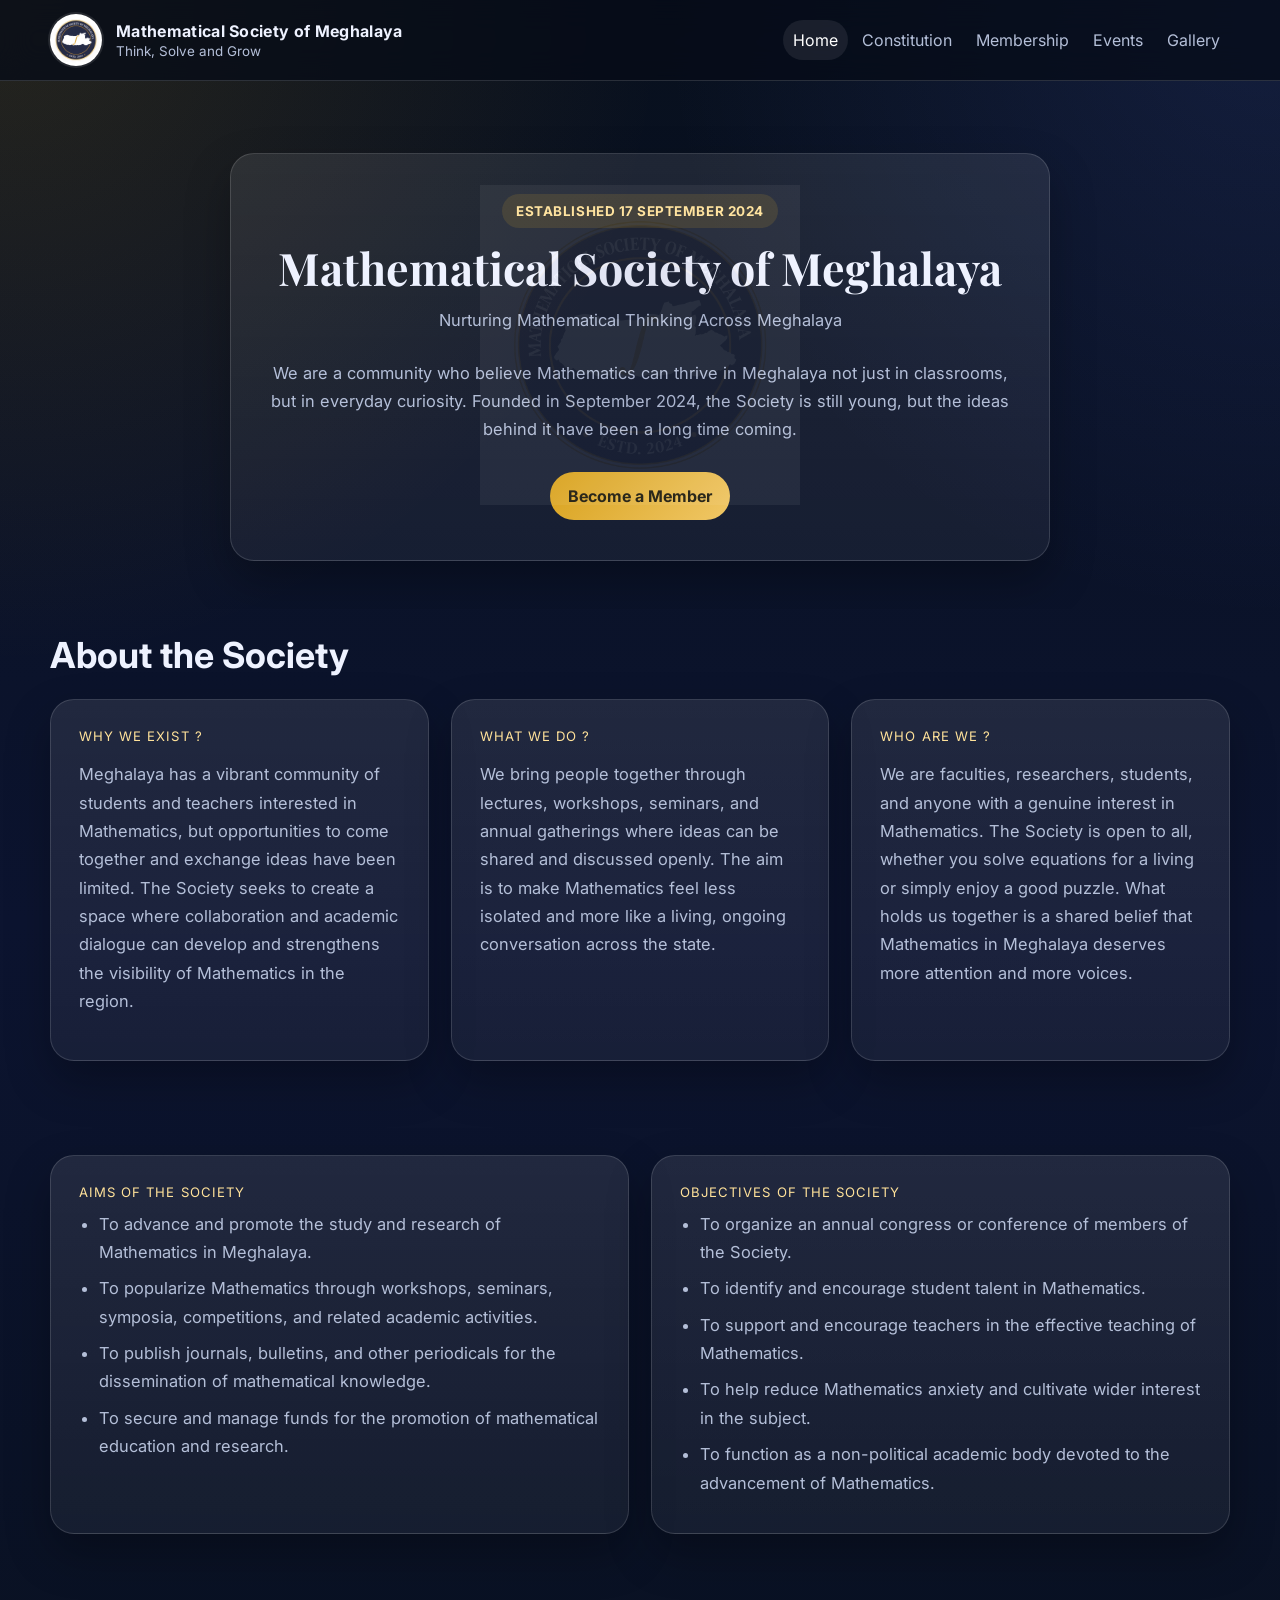
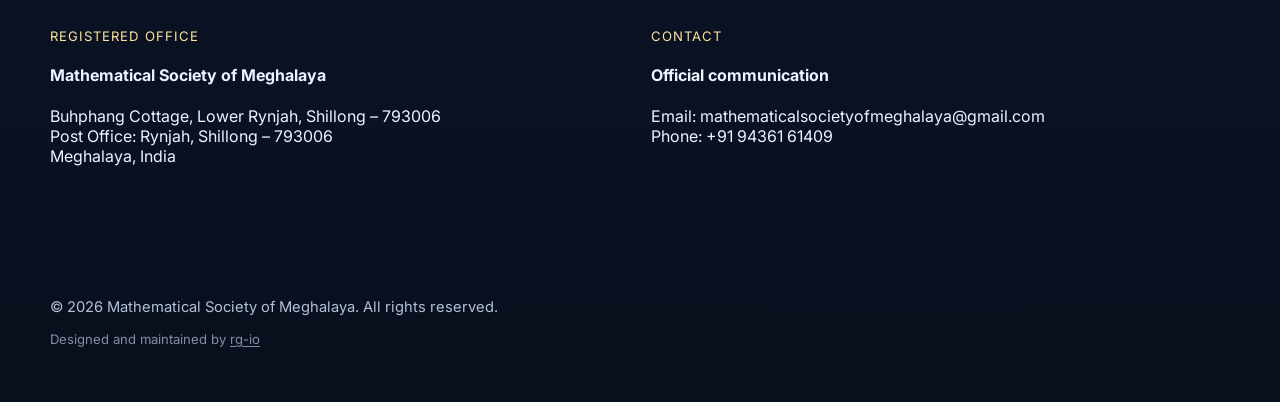
<file: index.html>
<!DOCTYPE html>
<html lang="en">
<head>
  <meta charset="UTF-8" />
  <meta name="viewport" content="width=device-width, initial-scale=1.0" />
  <title>Mathematical Society of Meghalaya</title>
  <meta name="description" content="Official website of the Mathematical Society of Meghalaya." />
  <link rel="preconnect" href="https://fonts.googleapis.com">
  <link rel="preconnect" href="https://fonts.gstatic.com" crossorigin>
  <link href="https://fonts.googleapis.com/css2?family=Inter:wght@400;500;600;700;800&family=Playfair+Display:wght@700;800&display=swap" rel="stylesheet">
  <link rel="stylesheet" href="styles.css" />
</head>
<body>
  <header class="header">
    <div class="container nav">
      <a class="brand" href="index.html">
        <img src="assets/MSM_Logo.jpg" alt="Mathematical Society of Meghalaya logo" />
        <div class="brand-text">
          <h1>Mathematical Society of Meghalaya</h1>
          <p>Think, Solve and Grow</p>
        </div>
      </a>
      <nav class="nav-links">
        <a href="index.html">Home</a>
        <a href="constitution.html">Constitution</a>
        <a href="membership.html">Membership</a>
        <a href="events.html">Events</a>
        <a href="gallery.html">Gallery</a>
      </nav>
    </div>
  </header>

  <main>
    <section class="hero">
      <div class="container hero-grid">
        <div class="hero-copy">
          <span class="eyebrow">Established 17 September 2024</span>
          <h2>Mathematical Society of Meghalaya</h2>
          <p class="hero-subtitle">Nurturing Mathematical Thinking Across Meghalaya</p>
          <p>
            We are a community who believe Mathematics can thrive in Meghalaya not just in classrooms, but in everyday curiosity.
            Founded in September 2024, the Society is still young, but the ideas behind it have
            been a long time coming.
          </p>
          <div class="hero-actions">
            <a class="btn btn-primary" href="membership.html">Become a Member</a>
          </div>
        </div>
      </div>
    </section>

 <section class="section">
  <div class="container">
    <div class="section-head">
      <h3>About the Society</h3>
    </div>

    <div class="grid-3">

      <article class="card">
        <span class="kicker">Why we exist ?</span>
        <p>
         Meghalaya has a vibrant community of students and teachers interested in Mathematics, 
         but opportunities to come together and exchange ideas have been limited. 
         The Society seeks to create a space where collaboration and academic dialogue can develop 
         and strengthens the visibility of Mathematics in the region.
        </p>
      </article>

      <article class="card">
        <span class="kicker">What we do ?</span>
        <p>
          We bring people together through lectures, workshops, seminars, and annual gatherings
          where ideas can be shared and discussed openly. The aim is to make Mathematics feel
          less isolated and more like a living, ongoing conversation across the state.
        </p>
      </article>

      <article class="card">
        <span class="kicker">Who are we ?</span>
        <p>
          We are faculties, researchers, students, and anyone with a
          genuine interest in Mathematics. The Society is open to all, whether you solve
          equations for a living or simply enjoy a good puzzle. What holds us together is a
          shared belief that Mathematics in Meghalaya deserves more attention and more voices.
        </p>
      </article>

    </div>
  </div>
</section>
</section>

   <section class="section section-alt">
  <div class="container grid-2">

    <div class="card">
      <span class="kicker">Aims of the Society</span>
     
      <ul class="list-clean">
        <li>To advance and promote the study and research of Mathematics in Meghalaya.</li>
        <li>To popularize Mathematics through workshops, seminars, symposia, competitions, and related academic activities.</li>
        <li>To publish journals, bulletins, and other periodicals for the dissemination of mathematical knowledge.</li>
        <li>To secure and manage funds for the promotion of mathematical education and research.</li>
      </ul>
    </div>

    <div class="card">
      <span class="kicker">Objectives of the Society</span>
     
      <ul class="list-clean">
        <li>To organize an annual congress or conference of members of the Society.</li>
        <li>To identify and encourage student talent in Mathematics.</li>
        <li>To support and encourage teachers in the effective teaching of Mathematics.</li>
        <li>To help reduce Mathematics anxiety and cultivate wider interest in the subject.</li>
        <li>To function as a non-political academic body devoted to the advancement of Mathematics.</li>
      </ul>
    </div>

  </div>
</section>

    <section class="section contact-strip">
      <div class="container grid-2">
        <div>
          <span class="kicker">Registered Office</span>
          <h4>Mathematical Society of Meghalaya</h4>
          <p>
            Buhphang Cottage, Lower Rynjah, Shillong – 793006<br>
            Post Office: Rynjah, Shillong – 793006<br>
            Meghalaya, India
          </p>
        </div>

        <div>
          <span class="kicker">Contact</span>
          <h4>Official communication</h4>
          <p>
            Email: mathematicalsocietyofmeghalaya@gmail.com<br>
            Phone: +91 94361 61409
          </p>
        </div>
      </div>
    </section>
  </main>

  <footer class="footer">
    <div class="container footer-bottom">
      <p>© 2026 Mathematical Society of Meghalaya. All rights reserved.</p>
      <p class="footer-credit">Designed and maintained by <a href="https://github.com/rg-io" target="_blank" rel="noopener">rg-io</a></p>
    </div>
  </footer>

  <script src="script.js"></script>
</body>
</html>
</file>
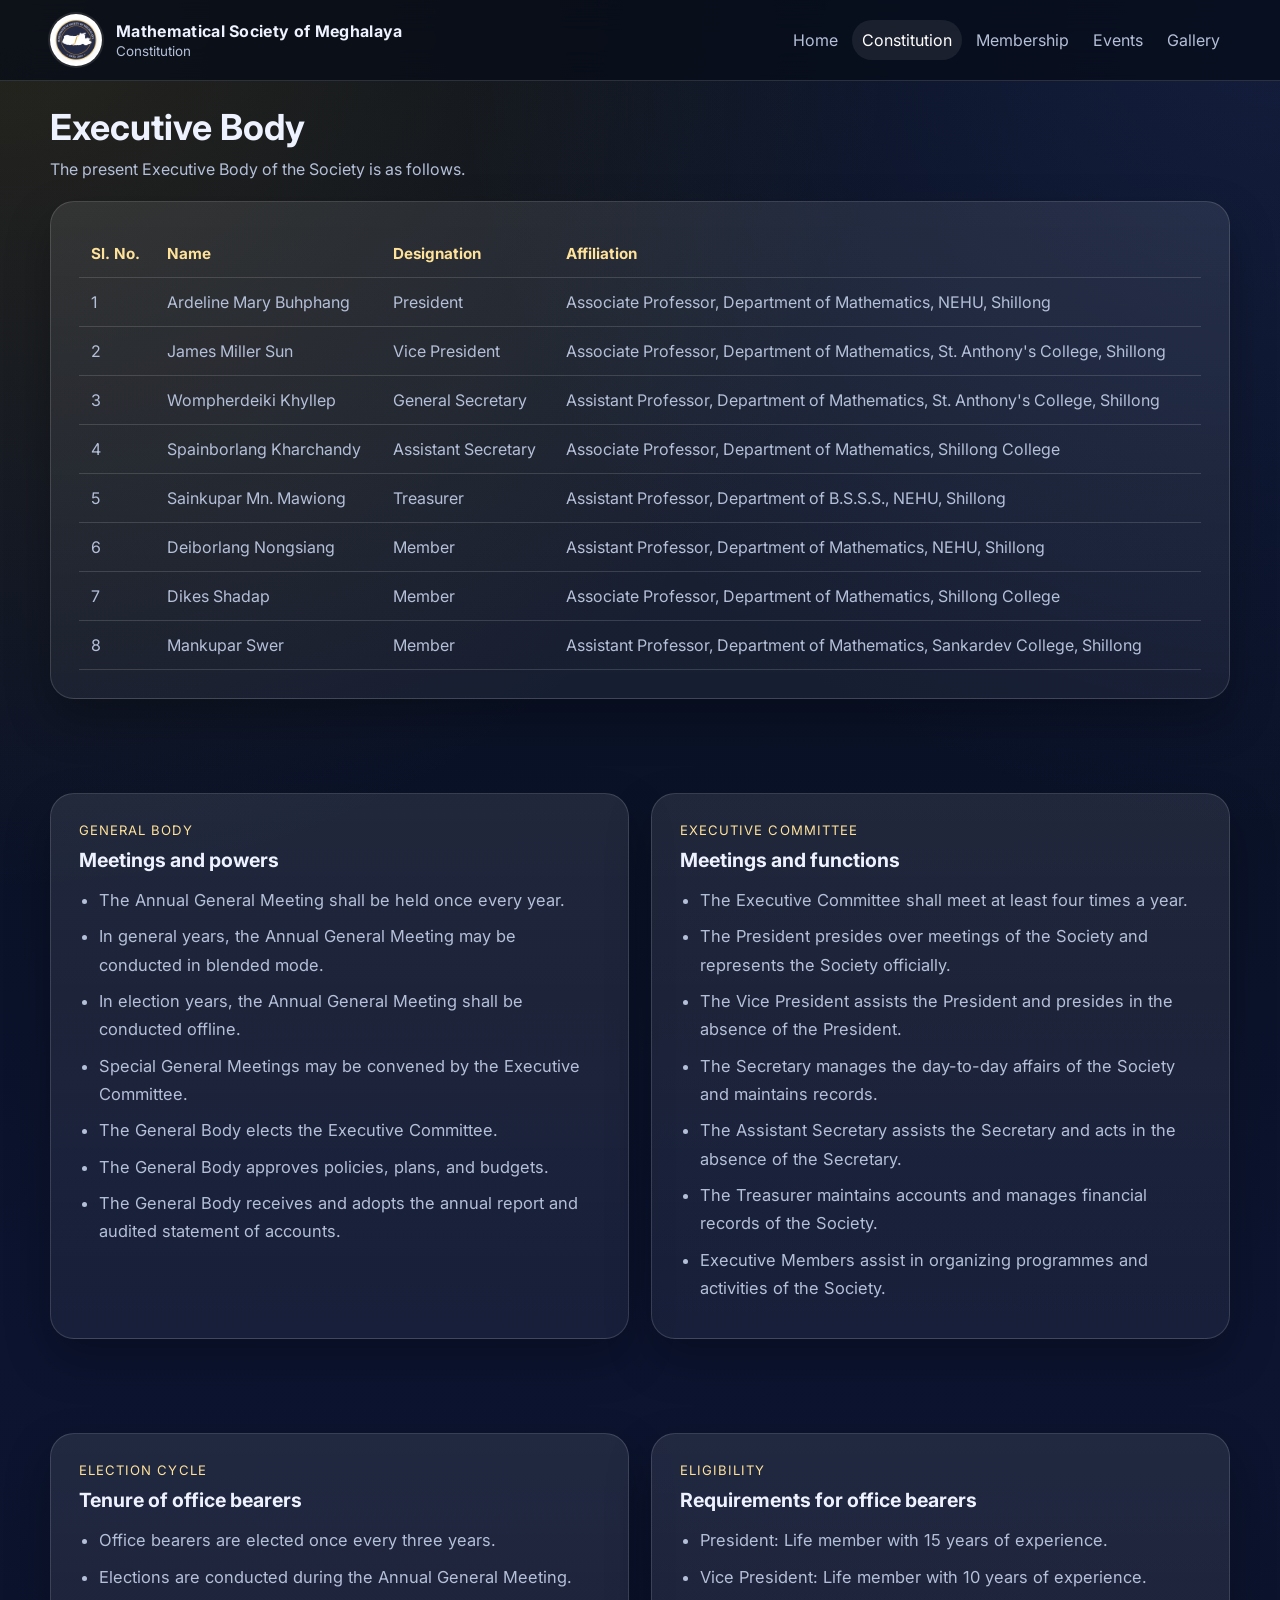
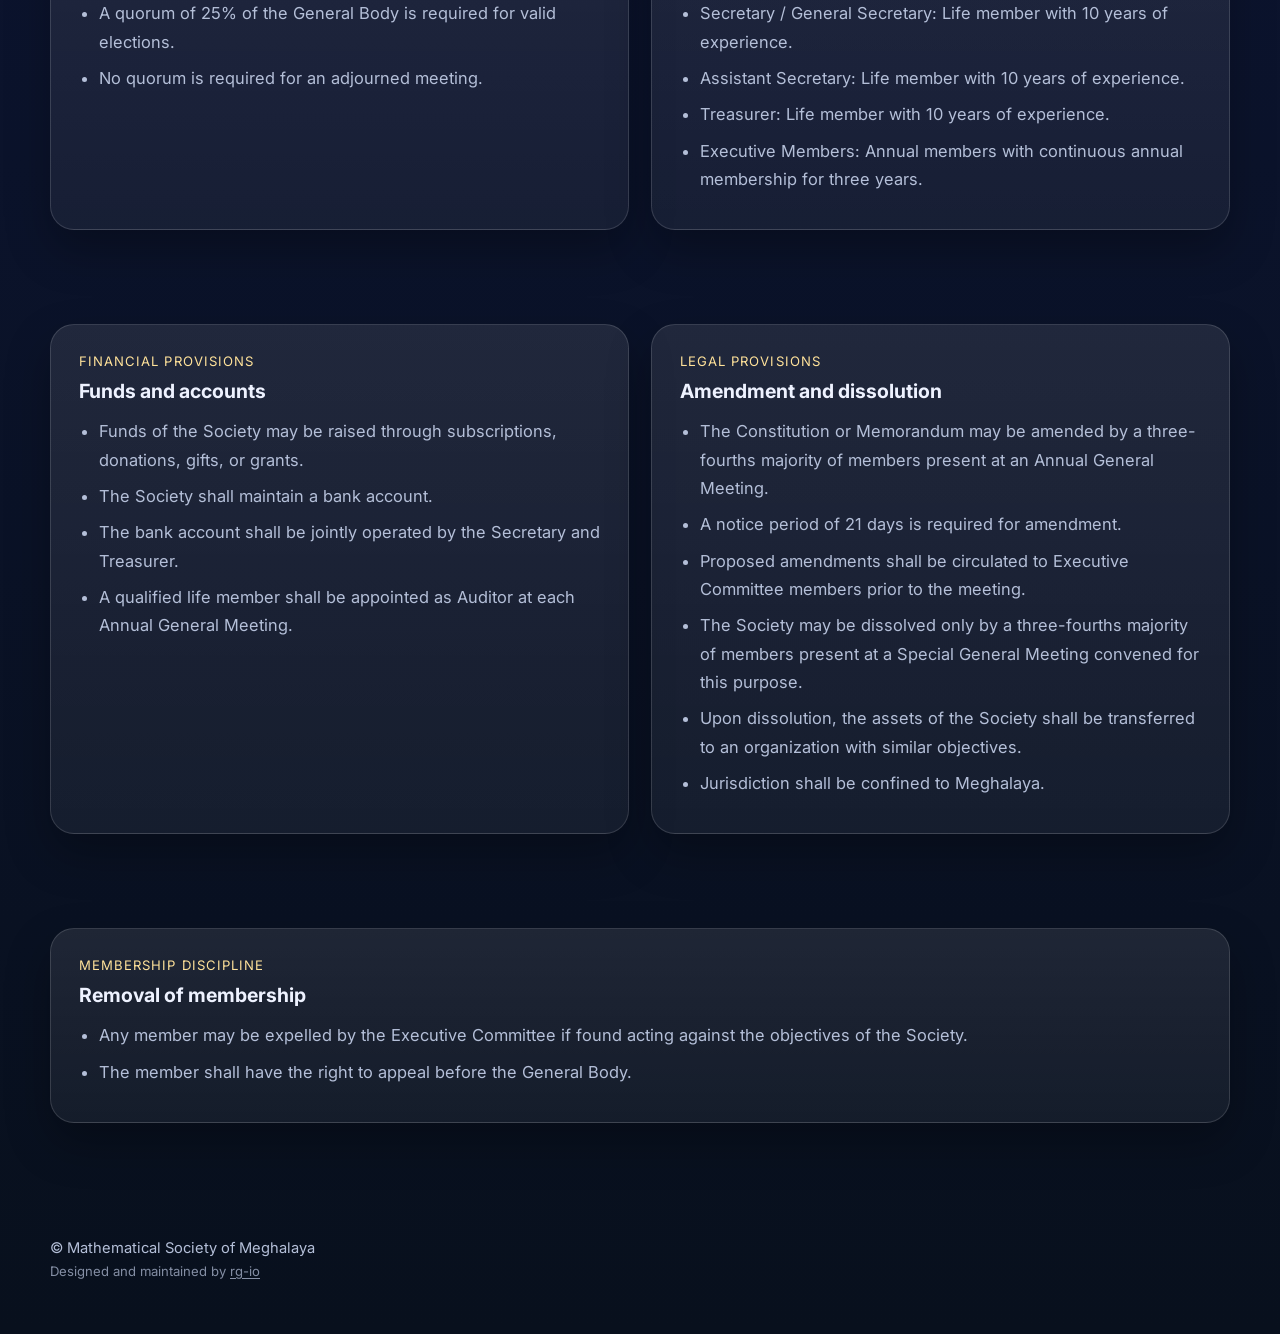
<file: constitution.html>
<!DOCTYPE html>
<html lang="en">
<head>
<meta charset="UTF-8">
<meta name="viewport" content="width=device-width, initial-scale=1.0">

<title>Constitution | Mathematical Society of Meghalaya</title>

<link rel="preconnect" href="https://fonts.googleapis.com">
<link rel="preconnect" href="https://fonts.gstatic.com" crossorigin>

<link href="https://fonts.googleapis.com/css2?family=Inter:wght@400;500;600;700;800&family=Playfair+Display:wght@700;800&display=swap" rel="stylesheet">

<link rel="stylesheet" href="styles.css">
</head>

<body>

<header class="header">
<div class="container nav">

<a class="brand" href="index.html">
<img src="assets/MSM_Logo.jpg" alt="MSM logo">

<div class="brand-text">
<h1>Mathematical Society of Meghalaya</h1>
<p>Constitution</p>
</div>

</a>

<nav class="nav-links">
<a href="index.html">Home</a>
<a href="constitution.html" class="active">Constitution</a>
<a href="membership.html">Membership</a>
<a href="events.html">Events</a>
<a href="gallery.html">Gallery</a>
</nav>

</div>
</header>


<main>


<section class="section">

<div class="container">

<div class="section-head">
<h3>Executive Body</h3>
<p>
The present Executive Body of the Society is as follows.
</p>
</div>


<div class="table-wrap">

<table>

<thead>

<tr>
<th>Sl. No.</th>
<th>Name</th>
<th>Designation</th>
<th>Affiliation</th>
</tr>

</thead>


<tbody>

<tr>
<td>1</td>
<td>Ardeline Mary Buhphang</td>
<td>President</td>
<td>Associate Professor, Department of Mathematics, NEHU, Shillong</td>
</tr>

<tr>
<td>2</td>
<td>James Miller Sun</td>
<td>Vice President</td>
<td>Associate Professor, Department of Mathematics, St. Anthony's College, Shillong</td>
</tr>

<tr>
<td>3</td>
<td>Wompherdeiki Khyllep</td>
<td>General Secretary</td>
<td>Assistant Professor, Department of Mathematics, St. Anthony's College, Shillong</td>
</tr>

<tr>
<td>4</td>
<td>Spainborlang Kharchandy</td>
<td>Assistant Secretary</td>
<td>Associate Professor, Department of Mathematics, Shillong College</td>
</tr>

<tr>
<td>5</td>
<td>Sainkupar Mn. Mawiong</td>
<td>Treasurer</td>
<td>Assistant Professor, Department of B.S.S.S., NEHU, Shillong</td>
</tr>

<tr>
<td>6</td>
<td>Deiborlang Nongsiang</td>
<td>Member</td>
<td>Assistant Professor, Department of Mathematics, NEHU, Shillong</td>
</tr>

<tr>
<td>7</td>
<td>Dikes Shadap</td>
<td>Member</td>
<td>Associate Professor, Department of Mathematics, Shillong College</td>
</tr>

<tr>
<td>8</td>
<td>Mankupar Swer</td>
<td>Member</td>
<td>Assistant Professor, Department of Mathematics, Sankardev College, Shillong</td>
</tr>

</tbody>

</table>

</div>

</div>

</section>



<section class="section section-alt">

<div class="container grid-2">


<div class="card">

<span class="kicker">
General Body
</span>

<h4>
Meetings and powers
</h4>

<ul class="list-clean">

<li>
The Annual General Meeting shall be held once every year.
</li>

<li>
In general years, the Annual General Meeting may be conducted in blended mode.
</li>

<li>
In election years, the Annual General Meeting shall be conducted offline.
</li>

<li>
Special General Meetings may be convened by the Executive Committee.
</li>

<li>
The General Body elects the Executive Committee.
</li>

<li>
The General Body approves policies, plans, and budgets.
</li>

<li>
The General Body receives and adopts the annual report and audited statement of accounts.
</li>

</ul>

</div>



<div class="card">

<span class="kicker">
Executive Committee
</span>

<h4>
Meetings and functions
</h4>


<ul class="list-clean">

<li>
The Executive Committee shall meet at least four times a year.
</li>

<li>
The President presides over meetings of the Society and represents the Society officially.
</li>

<li>
The Vice President assists the President and presides in the absence of the President.
</li>

<li>
The Secretary manages the day-to-day affairs of the Society and maintains records.
</li>

<li>
The Assistant Secretary assists the Secretary and acts in the absence of the Secretary.
</li>

<li>
The Treasurer maintains accounts and manages financial records of the Society.
</li>

<li>
Executive Members assist in organizing programmes and activities of the Society.
</li>

</ul>


</div>

</div>

</section>




<section class="section">

<div class="container grid-2">


<div class="card">

<span class="kicker">
Election cycle
</span>

<h4>
Tenure of office bearers
</h4>


<ul class="list-clean">

<li>
Office bearers are elected once every three years.
</li>

<li>
Elections are conducted during the Annual General Meeting.
</li>

<li>
A quorum of 25% of the General Body is required for valid elections.
</li>

<li>
No quorum is required for an adjourned meeting.
</li>

</ul>

</div>




<div class="card">

<span class="kicker">
Eligibility
</span>

<h4>
Requirements for office bearers
</h4>

<ul class="list-clean">

<li>
President: Life member with 15 years of experience.
</li>

<li>
Vice President: Life member with 10 years of experience.
</li>

<li>
Secretary / General Secretary: Life member with 10 years of experience.
</li>

<li>
Assistant Secretary: Life member with 10 years of experience.
</li>

<li>
Treasurer: Life member with 10 years of experience.
</li>

<li>
Executive Members: Annual members with continuous annual membership for three years.
</li>

</ul>

</div>


</div>

</section>




<section class="section section-alt">


<div class="container grid-2">



<div class="card">

<span class="kicker">
Financial provisions
</span>

<h4>
Funds and accounts
</h4>


<ul class="list-clean">

<li>
Funds of the Society may be raised through subscriptions, donations, gifts, or grants.
</li>

<li>
The Society shall maintain a bank account.
</li>

<li>
The bank account shall be jointly operated by the Secretary and Treasurer.
</li>

<li>
A qualified life member shall be appointed as Auditor at each Annual General Meeting.
</li>

</ul>

</div>




<div class="card">

<span class="kicker">
Legal provisions
</span>

<h4>
Amendment and dissolution
</h4>


<ul class="list-clean">

<li>
The Constitution or Memorandum may be amended by a three-fourths majority of members present at an Annual General Meeting.
</li>

<li>
A notice period of 21 days is required for amendment.
</li>

<li>
Proposed amendments shall be circulated to Executive Committee members prior to the meeting.
</li>

<li>
The Society may be dissolved only by a three-fourths majority of members present at a Special General Meeting convened for this purpose.
</li>

<li>
Upon dissolution, the assets of the Society shall be transferred to an organization with similar objectives.
</li>

<li>
Jurisdiction shall be confined to Meghalaya.
</li>

</ul>

</div>



</div>

</section>



<section class="section">

<div class="container">

<div class="card">

<span class="kicker">
Membership discipline
</span>

<h4>
Removal of membership
</h4>


<ul class="list-clean">

<li>
Any member may be expelled by the Executive Committee if found acting against the objectives of the Society.
</li>

<li>
The member shall have the right to appeal before the General Body.
</li>

</ul>


</div>

</div>

</section>




</main>




<footer class="footer">

<div class="container footer-bottom">

© Mathematical Society of Meghalaya

<p class="footer-credit">Designed and maintained by <a href="https://github.com/rg-io" target="_blank" rel="noopener">rg-io</a></p>

</div>

</footer>


<script src="script.js"></script>


</body>
</html>
</file>
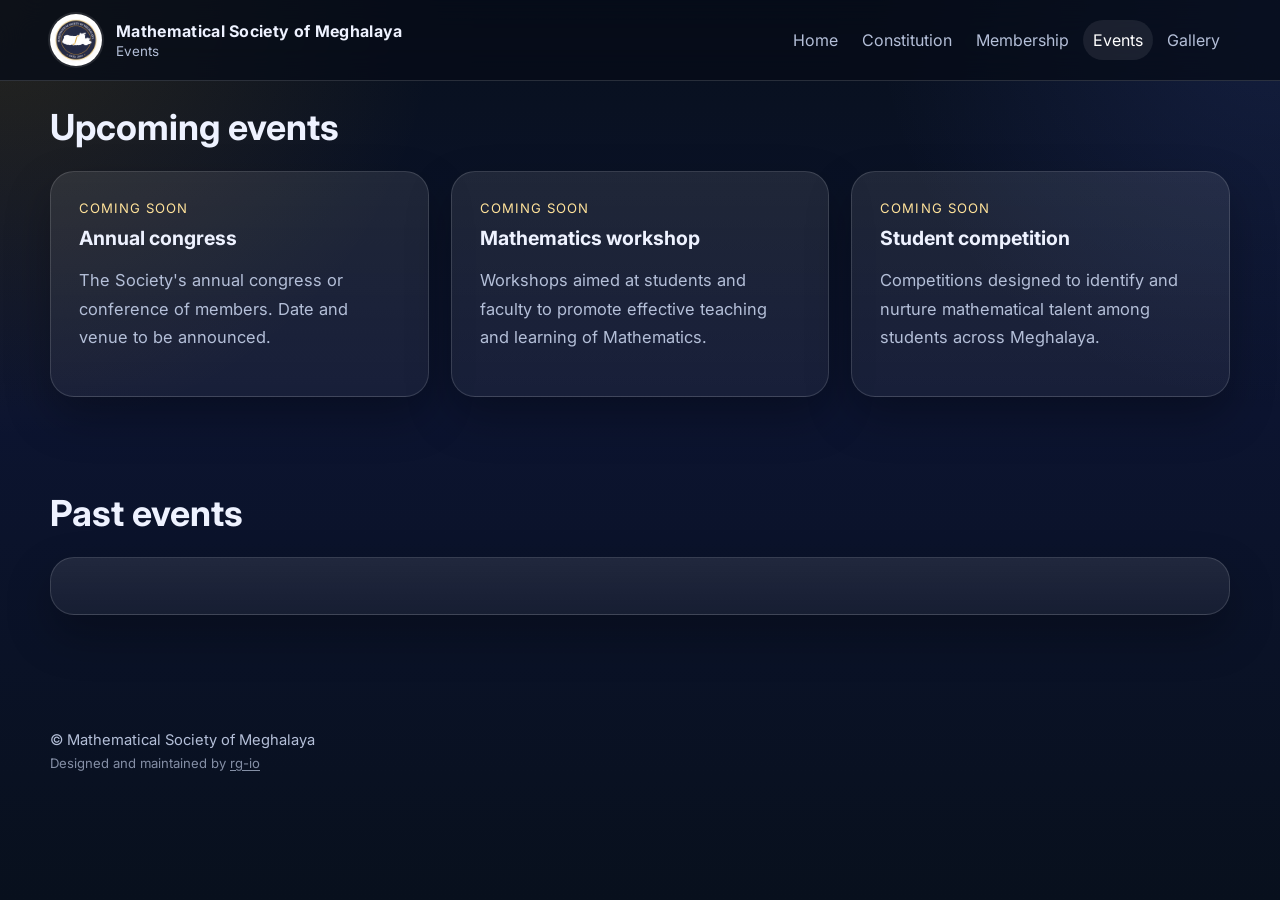
<file: events.html>
<!DOCTYPE html>
<html lang="en">
<head>
  <meta charset="UTF-8" />
  <meta name="viewport" content="width=device-width, initial-scale=1.0" />
  <title>Events | Mathematical Society of Meghalaya</title>
  <link rel="preconnect" href="https://fonts.googleapis.com">
  <link rel="preconnect" href="https://fonts.gstatic.com" crossorigin>
  <link href="https://fonts.googleapis.com/css2?family=Inter:wght@400;500;600;700;800&family=Playfair+Display:wght@700;800&display=swap" rel="stylesheet">
  <link rel="stylesheet" href="styles.css" />
</head>
<body>
  <header class="header">
    <div class="container nav">
      <a class="brand" href="index.html">
        <img src="assets/MSM_Logo.jpg" alt="MSM logo" />
        <div class="brand-text"><h1>Mathematical Society of Meghalaya</h1><p>Events</p></div>
      </a>
      <nav class="nav-links">
        <a href="index.html">Home</a>
        <a href="constitution.html">Constitution</a>
        <a href="membership.html">Membership</a>
        <a href="events.html">Events</a>
        <a href="gallery.html">Gallery</a>
      </nav>
    </div>
  </header>
  <main>
    <section class="section">
      <div class="container">
        <div class="section-head">
          <h3>Upcoming events</h3>
          
        </div>
        <div class="grid-3">
          <article class="card">
            <span class="kicker">Coming soon</span>
            <h4>Annual congress</h4>
            <p>The Society's annual congress or conference of members. Date and venue to be announced.</p>
          </article>
          <article class="card">
            <span class="kicker">Coming soon</span>
            <h4>Mathematics workshop</h4>
            <p>Workshops aimed at students and faculty to promote effective teaching and learning of Mathematics.</p>
          </article>
          <article class="card">
            <span class="kicker">Coming soon</span>
            <h4>Student competition</h4>
            <p>Competitions designed to identify and nurture mathematical talent among students across Meghalaya.</p>
          </article>
        </div>
      </div>
    </section>
    <section class="section">
      <div class="container">
        <div class="section-head">
          <h3>Past events</h3>
         
        </div>
        <div class="info-panel">
        
        </div>
      </div>
    </section>
  </main>
  <footer class="footer"><div class="container footer-bottom">© Mathematical Society of Meghalaya<p class="footer-credit">Designed and maintained by <a href="https://github.com/rg-io" target="_blank" rel="noopener">rg-io</a></p></div></footer>
  <script src="script.js"></script>
</body>
</html>
</file>
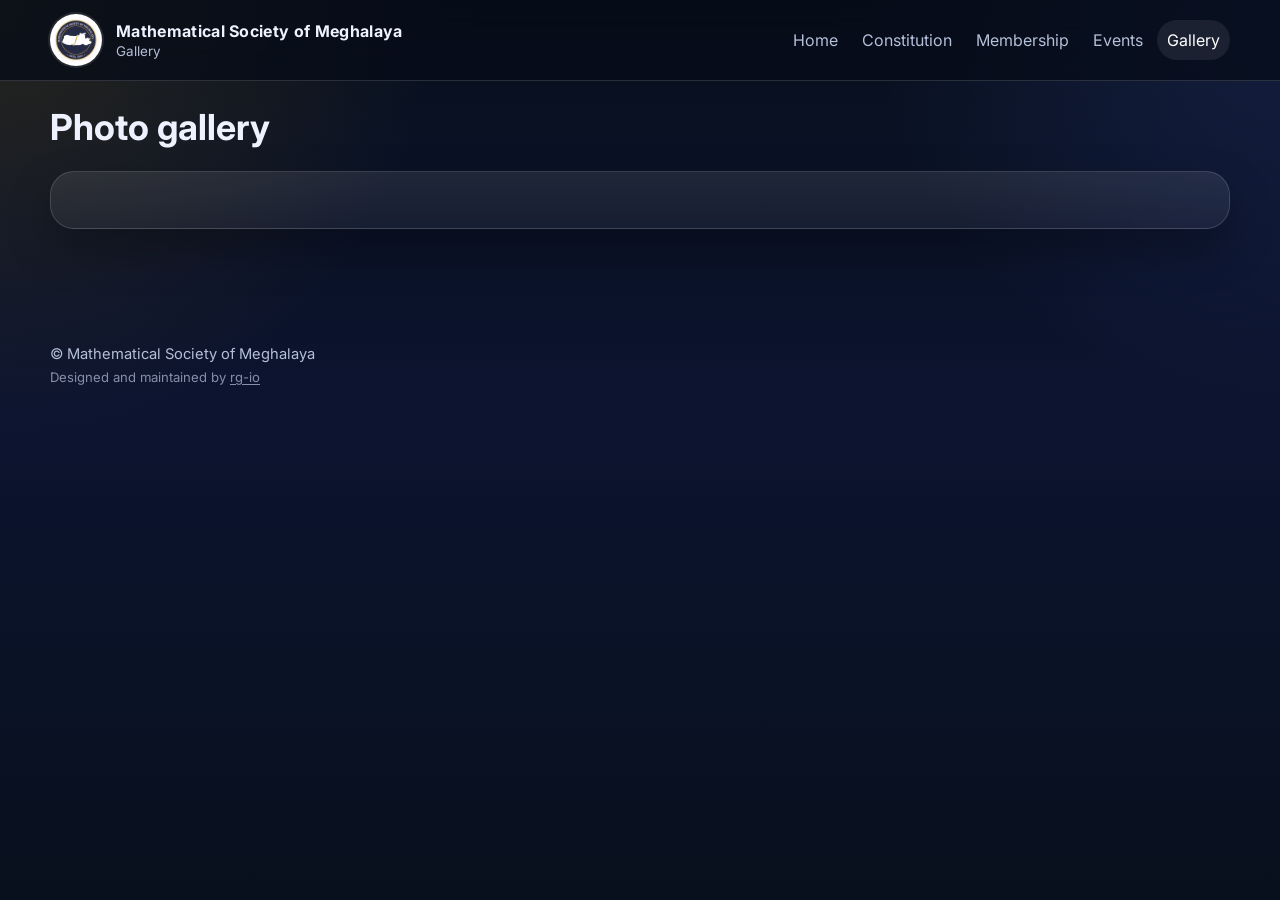
<file: gallery.html>
<!DOCTYPE html>
<html lang="en">
<head>
  <meta charset="UTF-8" />
  <meta name="viewport" content="width=device-width, initial-scale=1.0" />
  <title>Gallery | Mathematical Society of Meghalaya</title>
  <link rel="preconnect" href="https://fonts.googleapis.com">
  <link rel="preconnect" href="https://fonts.gstatic.com" crossorigin>
  <link href="https://fonts.googleapis.com/css2?family=Inter:wght@400;500;600;700;800&family=Playfair+Display:wght@700;800&display=swap" rel="stylesheet">
  <link rel="stylesheet" href="styles.css" />
</head>
<body>
  <header class="header">
    <div class="container nav">
      <a class="brand" href="index.html">
        <img src="assets/MSM_Logo.jpg" alt="MSM logo" />
        <div class="brand-text"><h1>Mathematical Society of Meghalaya</h1><p>Gallery</p></div>
      </a>
      <nav class="nav-links">
        <a href="index.html">Home</a>
        <a href="constitution.html">Constitution</a>
        <a href="membership.html">Membership</a>
        <a href="events.html">Events</a>
        <a href="gallery.html">Gallery</a>
      </nav>
    </div>
  </header>
  <main>
    <section class="section">
      <div class="container">
        <div class="section-head">
          <h3>Photo gallery</h3>
        
        </div>
        <div class="info-panel">
         
        </div>
      </div>
    </section>
  </main>
  <footer class="footer"><div class="container footer-bottom">© Mathematical Society of Meghalaya<p class="footer-credit">Designed and maintained by <a href="https://github.com/rg-io" target="_blank" rel="noopener">rg-io</a></p></div></footer>
  <script src="script.js"></script>
</body>
</html>
</file>
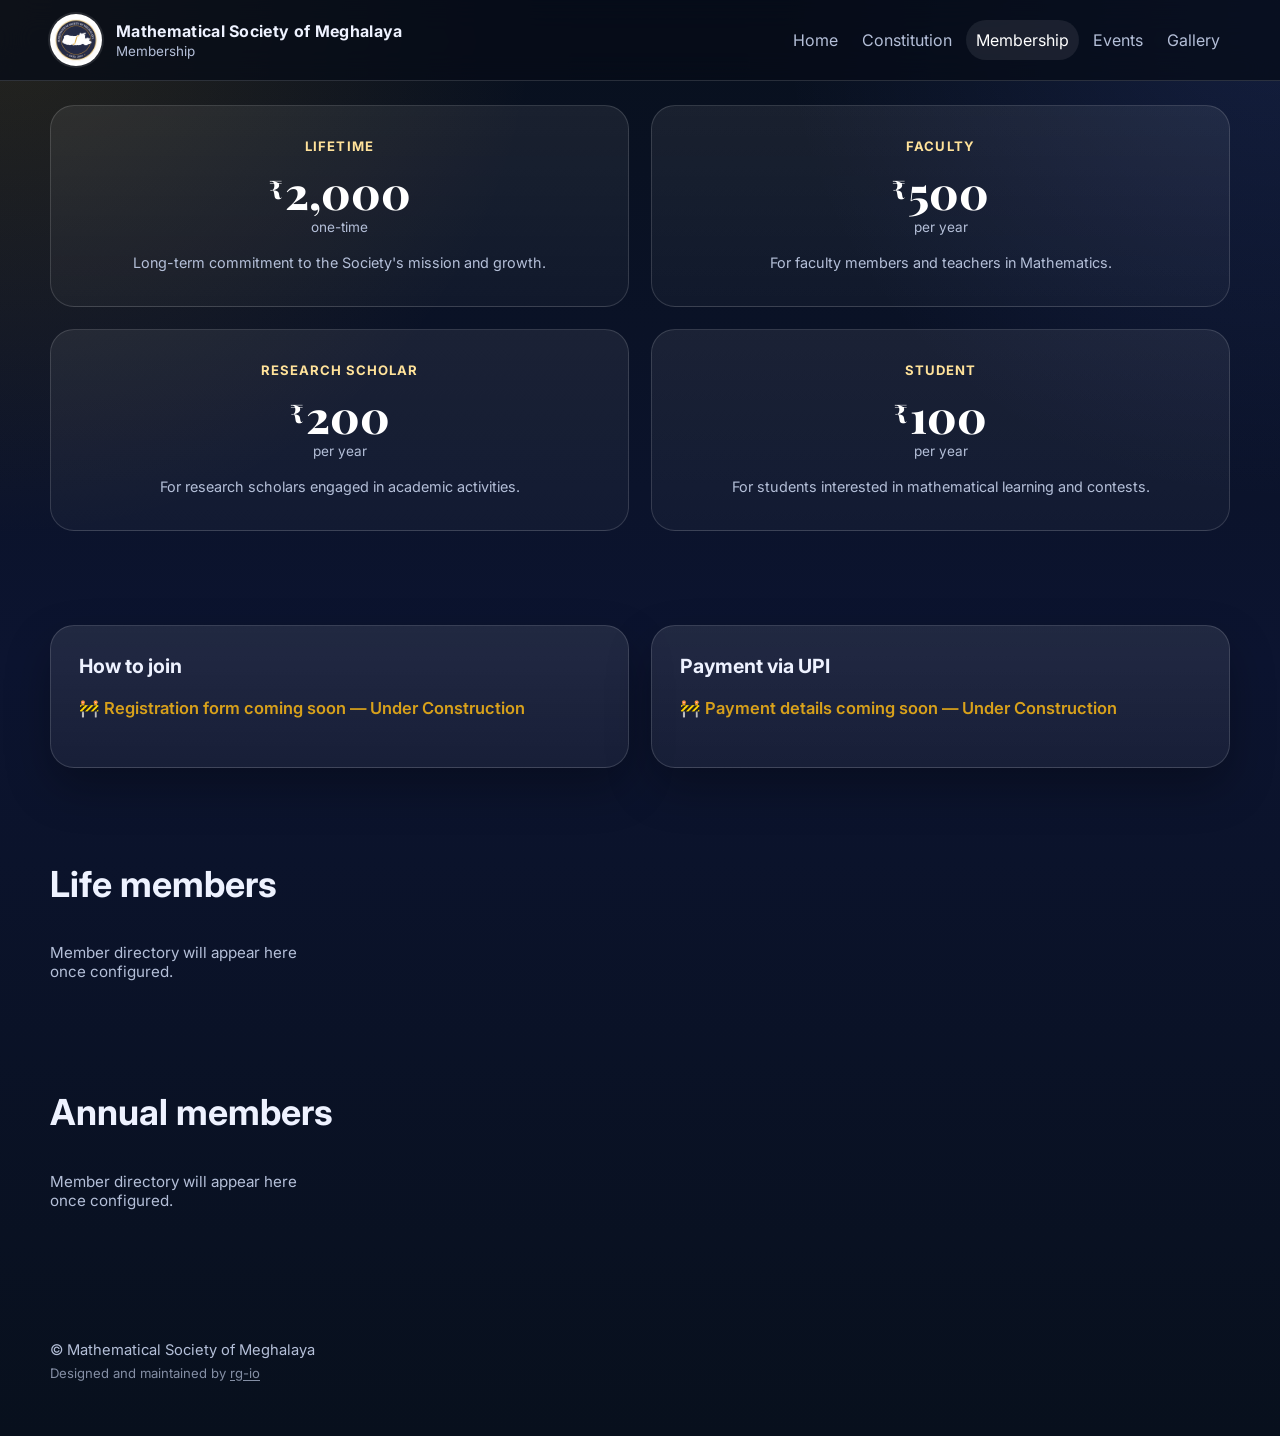
<file: membership.html>
<!DOCTYPE html>
<html lang="en">
<head>
  <meta charset="UTF-8" />
  <meta name="viewport" content="width=device-width, initial-scale=1.0" />
  <title>Membership | Mathematical Society of Meghalaya</title>
  <link rel="preconnect" href="https://fonts.googleapis.com">
  <link rel="preconnect" href="https://fonts.gstatic.com" crossorigin>
  <link href="https://fonts.googleapis.com/css2?family=Inter:wght@400;500;600;700;800&family=Playfair+Display:wght@700;800&display=swap" rel="stylesheet">
  <link rel="stylesheet" href="styles.css" />
</head>
<body>
  <header class="header"><div class="container nav"><a class="brand" href="index.html"><img src="assets/MSM_Logo.jpg" alt="MSM logo" /><div class="brand-text"><h1>Mathematical Society of Meghalaya</h1><p>Membership</p></div></a><nav class="nav-links"><a href="index.html">Home</a><a href="constitution.html">Constitution</a><a href="membership.html">Membership</a><a href="events.html">Events</a><a href="gallery.html">Gallery</a></nav></div></header>
  <main>
    <section class="section"><div class="container grid-2">
      <div class="pricing-card">
        <div class="pricing-badge">Lifetime</div>
        <div class="pricing-amount"><span class="currency">₹</span>2,000</div>
        <div class="pricing-period">one-time</div>
        <div class="pricing-desc">Long-term commitment to the Society's mission and growth.</div>
      </div>
      <div class="pricing-card">
        <div class="pricing-badge">Faculty</div>
        <div class="pricing-amount"><span class="currency">₹</span>500</div>
        <div class="pricing-period">per year</div>
        <div class="pricing-desc">For faculty members and teachers in Mathematics.</div>
      </div>
      <div class="pricing-card">
        <div class="pricing-badge">Research Scholar</div>
        <div class="pricing-amount"><span class="currency">₹</span>200</div>
        <div class="pricing-period">per year</div>
        <div class="pricing-desc">For research scholars engaged in academic activities.</div>
      </div>
      <div class="pricing-card">
        <div class="pricing-badge">Student</div>
        <div class="pricing-amount"><span class="currency">₹</span>100</div>
        <div class="pricing-period">per year</div>
        <div class="pricing-desc">For students interested in mathematical learning and contests.</div>
      </div>
    </div></section>
    <section class="section"><div class="container grid-2">
      <div class="card"><h4>How to join</h4><p style="color:var(--gold);font-weight:600;">🚧 Registration form coming soon — Under Construction</p></div>
      <div class="card"><h4>Payment via UPI</h4><p style="color:var(--gold);font-weight:600;">🚧 Payment details coming soon — Under Construction</p></div>
    </div></section>

    <section class="section">
      <div class="container">
        <div class="section-head">
          <h3>Life members</h3>
        </div>
        <div id="lifeMembers" class="member-grid">
          <p class="muted-text">Loading members...</p>
        </div>
      </div>
    </section>
    <section class="section">
      <div class="container">
        <div class="section-head">
          <h3>Annual members</h3>
        </div>
        <div id="annualMembers" class="member-grid">
          <p class="muted-text">Loading members...</p>
        </div>
      </div>
    </section>
  </main>
  <footer class="footer"><div class="container footer-bottom">© Mathematical Society of Meghalaya<p class="footer-credit">Designed and maintained by <a href="https://github.com/rg-io" target="_blank" rel="noopener">rg-io</a></p></div></footer>
  <script src="script.js"></script>
  <script>
  // =====================================================
  // CONFIGURATION — Replace with your published CSV URL
  // =====================================================
  // Publish the "Confirmed Members" tab as CSV:
  //   File → Share → Publish to web → "Confirmed Members" → CSV → Publish
  var SHEET_CSV_URL = 'YOUR_PUBLISHED_GOOGLE_SHEET_CSV_URL';

  // =====================================================
  // Fetch and display confirmed members from Google Sheet
  // =====================================================
  function parseCSV(text) {
    var lines = text.trim().split('\n');
    var headers = lines[0].split(',').map(function(h) { return h.trim().replace(/^"|"$/g, ''); });
    var rows = [];
    for (var i = 1; i < lines.length; i++) {
      var values = lines[i].split(',').map(function(v) { return v.trim().replace(/^"|"$/g, ''); });
      var row = {};
      headers.forEach(function(h, idx) { row[h] = values[idx] || ''; });
      rows.push(row);
    }
    return rows;
  }

  function loadMembers() {
    if (SHEET_CSV_URL.indexOf('YOUR_') === 0) {
      document.getElementById('lifeMembers').innerHTML = '<p class="muted-text">Member directory will appear here once configured.</p>';
      document.getElementById('annualMembers').innerHTML = '<p class="muted-text">Member directory will appear here once configured.</p>';
      return;
    }
    fetch(SHEET_CSV_URL)
      .then(function(r) { return r.text(); })
      .then(function(csv) {
        var members = parseCSV(csv);

        var life = members.filter(function(m) { return m['Member ID'] && m['Member ID'].indexOf('LIF') === 0; });
        var annual = members.filter(function(m) { return m['Member ID'] && m['Member ID'].indexOf('ANN') === 0; });

        renderMembers('lifeMembers', life, 'No confirmed life members yet.');
        renderMembers('annualMembers', annual, 'No confirmed annual members yet.');
      })
      .catch(function() {
        document.getElementById('lifeMembers').innerHTML = '<p class="muted-text">Unable to load member data.</p>';
        document.getElementById('annualMembers').innerHTML = '<p class="muted-text">Unable to load member data.</p>';
      });
  }

  function renderMembers(containerId, members, emptyMsg) {
    var container = document.getElementById(containerId);
    if (members.length === 0) {
      container.innerHTML = '<p class="muted-text">' + emptyMsg + '</p>';
      return;
    }
    var html = '';
    members.forEach(function(m) {
      html += '<div class="member-chip">'
            + '<span class="member-id">' + escapeHtml(m['Member ID']) + '</span>'
            + '<span class="member-name">' + escapeHtml(m['Full Name']) + '</span>'
            + '<span class="member-inst">' + escapeHtml(m['Institution'] || '') + '</span>'
            + '<span class="member-validity">' + escapeHtml(m['Valid Until'] || '') + '</span>'
            + '</div>';
    });
    container.innerHTML = html;
  }

  function escapeHtml(str) {
    var div = document.createElement('div');
    div.appendChild(document.createTextNode(str));
    return div.innerHTML;
  }

  loadMembers();
  </script>
</body>
</html>
</file>
<file: styles.css>
:root {
  --bg: #0b1020;
  --bg-soft: #101936;
  --surface: rgba(255,255,255,0.08);
  --surface-strong: rgba(255,255,255,0.12);
  --text: #eef2ff;
  --muted: #b4bfd8;
  --line: rgba(255,255,255,0.14);
  --gold: #d8a11b;
  --gold-soft: #f0c766;
  --navy: #16214e;
  --white: #ffffff;
  --shadow: 0 20px 45px rgba(0,0,0,0.28);
  --radius: 24px;
  --max: 1180px;
}

* { box-sizing: border-box; }
html { scroll-behavior: smooth; }
body {
  margin: 0;
  font-family: Inter, system-ui, -apple-system, BlinkMacSystemFont, "Segoe UI", sans-serif;
  color: var(--text);
  background:
    radial-gradient(circle at top left, rgba(216,161,27,0.14), transparent 28%),
    radial-gradient(circle at top right, rgba(90,116,255,0.14), transparent 26%),
    linear-gradient(180deg, #08101d 0%, #0c1430 46%, #08101d 100%);
  min-height: 100vh;
}

a { color: inherit; text-decoration: none; }
img { max-width: 100%; display: block; }

.container { width: min(var(--max), calc(100% - 40px)); margin: 0 auto; }

.header {
  position: sticky;
  top: 0;
  z-index: 100;
  backdrop-filter: blur(16px);
  background: rgba(6, 11, 23, 0.74);
  border-bottom: 1px solid var(--line);
}

.nav {
  display: flex;
  align-items: center;
  justify-content: space-between;
  gap: 24px;
  padding: 14px 0;
}

.brand {
  display: flex;
  align-items: center;
  gap: 14px;
}

.brand img {
  width: 52px;
  height: 52px;
  object-fit: contain;
  border-radius: 50%;
  box-shadow: 0 0 0 2px rgba(255,255,255,0.1);
}

.brand-text h1 {
  margin: 0;
  font-size: 1rem;
  letter-spacing: 0.02em;
}
.brand-text p {
  margin: 2px 0 0;
  font-size: 0.84rem;
  color: var(--muted);
}

.nav-links {
  display: flex;
  gap: 4px;
  flex-wrap: wrap;
  justify-content: flex-end;
}

.nav-links a {
  padding: 10px 10px;
  border-radius: 999px;
  color: var(--muted);
  transition: 0.2s ease;
}
.nav-links a:hover,
.nav-links a.active {
  color: var(--white);
  background: rgba(255,255,255,0.08);
}

.hero {
  padding: 72px 0 48px;
}
.hero-grid {
  display: grid;
  max-width: 820px;
  margin: 0 auto;
}
.hero-copy,
.hero-card,
.card,
.info-panel,
.timeline,
.table-wrap,
.membership-card,
.footer-panel {
  background: linear-gradient(180deg, rgba(255,255,255,0.09), rgba(255,255,255,0.05));
  border: 1px solid var(--line);
  box-shadow: var(--shadow);
  border-radius: var(--radius);
}
.hero-copy {
  padding: 40px;
  text-align: center;
}
.eyebrow {
  display: inline-flex;
  align-items: center;
  gap: 10px;
  padding: 9px 14px;
  border-radius: 999px;
  background: rgba(216,161,27,0.14);
  color: #ffe29a;
  font-weight: 700;
  font-size: 0.84rem;
  letter-spacing: 0.04em;
  text-transform: uppercase;
}
.hero h2,
.page-hero h2 {
  font-family: "Playfair Display", Georgia, serif;
  font-size: clamp(1.8rem, 3.5vw, 3rem);
  line-height: 0.98;
  margin: 18px 0 16px;
}
.hero-subtitle {
  font-family: "Inter", sans-serif;
  font-size: clamp(1.05rem, 1.8vw, 1.3rem);
  color: rgba(255, 255, 255, 0.55);
  font-weight: 400;
  letter-spacing: normal;
  margin-bottom: 24px;
}
.hero p,
.page-hero p,
.card p,
.info-panel p,
.timeline p,
.membership-card p,
.footer-panel p,
li {
  color: var(--muted);
  font-size: 1.03rem;
  line-height: 1.72;
}
.hero {
  position: relative;
  overflow: hidden;
}
.hero::before {
  content: '';
  position: absolute;
  inset: 0;
  background: url('assets/MSM_Logo.jpg') no-repeat center center;
  background-size: 320px;
  opacity: 0.06;
  pointer-events: none;
}
.hero-actions {
  display: flex;
  gap: 14px;
  flex-wrap: wrap;
  margin-top: 28px;
  justify-content: center;
}
.btn {
  display: inline-flex;
  align-items: center;
  justify-content: center;
  gap: 10px;
  padding: 14px 18px;
  border-radius: 999px;
  font-weight: 700;
  transition: transform .18s ease, background .18s ease;
}
.btn:hover { transform: translateY(-2px); }
.btn-primary {
  background: linear-gradient(135deg, var(--gold), var(--gold-soft));
  color: #1e1b0d;
}
.btn-secondary {
  border: 1px solid var(--line);
  background: rgba(255,255,255,0.06);
}
.hero-card {
  padding: 28px;
}
.hero-card img {
  width: min(100%, 360px);
  margin: 0 auto 20px;
  filter: drop-shadow(0 18px 40px rgba(0,0,0,0.26));
}
.stat-grid {
  display: grid;
  grid-template-columns: repeat(2, 1fr);
  gap: 14px;
}
.stat {
  padding: 18px;
  border-radius: 18px;
  background: rgba(255,255,255,0.05);
  border: 1px solid rgba(255,255,255,0.08);
}
.stat strong {
  display: block;
  font-size: 1.5rem;
  margin-bottom: 6px;
}
.stat span { color: var(--muted); font-size: 0.92rem; }

.section { padding: 24px 0 70px; }
.section-head { margin-bottom: 22px; }
.section-head h3 {
  margin: 0 0 10px;
  font-size: clamp(1.6rem, 2.8vw, 2.4rem);
}
.section-head p { margin: 0; max-width: 760px; color: var(--muted); }

.grid-3,
.grid-2 {
  display: grid;
  gap: 22px;
}
.grid-3 { grid-template-columns: repeat(3, 1fr); }
.grid-2 { grid-template-columns: repeat(2, 1fr); }\n.grid-4 { grid-template-columns: repeat(4, 1fr); }

.card,
.info-panel,
.footer-panel,
.timeline,
.table-wrap { padding: 28px; }
.membership-card { padding: 18px 20px; }

/* Modern pricing cards */
.pricing-card {
  padding: 32px 24px;
  border-radius: var(--radius);
  background: linear-gradient(180deg, rgba(255,255,255,0.07), rgba(255,255,255,0.03));
  border: 1px solid var(--line);
  text-align: center;
  position: relative;
  transition: transform 0.2s ease, box-shadow 0.2s ease;
}
.pricing-card:hover {
  transform: translateY(-4px);
  box-shadow: 0 16px 40px rgba(0,0,0,0.3);
}
.pricing-card.featured {
  border-color: var(--gold);
  background: linear-gradient(180deg, rgba(216,161,27,0.12), rgba(216,161,27,0.04));
}
.pricing-label {
  position: absolute;
  top: -12px;
  left: 50%;
  transform: translateX(-50%);
  background: linear-gradient(135deg, var(--gold), var(--gold-soft));
  color: #1e1b0d;
  font-size: 0.72rem;
  font-weight: 800;
  text-transform: uppercase;
  letter-spacing: 0.08em;
  padding: 4px 14px;
  border-radius: 999px;
  white-space: nowrap;
}
.pricing-badge {
  font-size: 0.82rem;
  font-weight: 700;
  text-transform: uppercase;
  letter-spacing: 0.08em;
  color: #ffe29a;
  margin-bottom: 16px;
}
.pricing-amount {
  font-family: "Playfair Display", Georgia, serif;
  font-size: 2.8rem;
  font-weight: 800;
  line-height: 1;
  color: var(--white);
}
.pricing-amount .currency {
  font-size: 1.6rem;
  vertical-align: top;
  position: relative;
  top: 6px;
  margin-right: 2px;
}
.pricing-period {
  font-size: 0.85rem;
  color: var(--muted);
  margin-top: 4px;
  margin-bottom: 16px;
}
.pricing-desc {
  font-size: 0.9rem;
  color: var(--muted);
  line-height: 1.6;
}

/* Membership form */
.upi-id {
  display: inline-block;
  margin-top: 8px;
  padding: 8px 16px;
  background: rgba(216,161,27,0.12);
  border: 1px solid rgba(216,161,27,0.3);
  border-radius: 8px;
  color: #ffe29a;
  font-size: 0.95rem;
  letter-spacing: 0.02em;
  word-break: break-all;
}
.membership-form {
  margin-top: 24px;
}
.form-grid {
  display: grid;
  grid-template-columns: repeat(2, 1fr);
  gap: 20px;
}
.form-group {
  display: flex;
  flex-direction: column;
  gap: 6px;
}
.form-group.full-width {
  grid-column: 1 / -1;
}
.form-group label {
  font-size: 0.85rem;
  font-weight: 600;
  color: var(--muted);
  letter-spacing: 0.02em;
}
.form-group input,
.form-group select {
  padding: 12px 14px;
  border-radius: 12px;
  border: 1px solid var(--line);
  background: rgba(255,255,255,0.06);
  color: var(--white);
  font-family: "Inter", sans-serif;
  font-size: 0.95rem;
  transition: border-color 0.2s ease, box-shadow 0.2s ease;
}
.form-group input::placeholder {
  color: rgba(180,191,216,0.4);
}
.form-group input:focus,
.form-group select:focus {
  outline: none;
  border-color: var(--gold);
  box-shadow: 0 0 0 3px rgba(216,161,27,0.15);
}
.form-group select option {
  background: #101936;
  color: var(--white);
}
.form-submit {
  margin-top: 28px;
  padding: 14px 32px;
  font-size: 1rem;
  cursor: pointer;
  border: none;
}
.form-submit:disabled {
  opacity: 0.6;
  cursor: not-allowed;
}
.form-status {
  margin-top: 16px;
  padding: 12px 16px;
  border-radius: 12px;
  font-size: 0.92rem;
  display: none;
}
.form-status.success {
  display: block;
  background: rgba(34,197,94,0.12);
  border: 1px solid rgba(34,197,94,0.3);
  color: #86efac;
}
.form-status.error {
  display: block;
  background: rgba(239,68,68,0.12);
  border: 1px solid rgba(239,68,68,0.3);
  color: #fca5a5;
}
.muted-text {
  color: var(--muted);
  font-size: 0.95rem;
}

/* Member display */
.member-grid {
  display: grid;
  grid-template-columns: repeat(auto-fill, minmax(280px, 1fr));
  gap: 14px;
}
.member-chip {
  display: flex;
  flex-direction: column;
  gap: 4px;
  padding: 16px 20px;
  border-radius: 16px;
  background: linear-gradient(180deg, rgba(255,255,255,0.07), rgba(255,255,255,0.03));
  border: 1px solid var(--line);
  transition: transform 0.15s ease;
}
.member-chip:hover {
  transform: translateY(-2px);
}
.member-id {
  font-size: 0.75rem;
  font-weight: 700;
  letter-spacing: 0.1em;
  text-transform: uppercase;
  color: #ffe29a;
}
.member-name {
  font-size: 1.05rem;
  font-weight: 600;
  color: var(--white);
}
.member-inst {
  font-size: 0.85rem;
  color: var(--muted);
}
.member-validity {
  font-size: 0.8rem;
  color: var(--gold);
  font-weight: 500;
}

@media (max-width: 960px) {
  .form-grid { grid-template-columns: 1fr; }
  .member-grid { grid-template-columns: 1fr; }
}

.card h4,
.info-panel h4,
.timeline h4,
.footer-panel h4 {
  margin: 0 0 14px;
  font-size: 1.22rem;
}
.membership-card h4 {
  margin: 0 0 6px;
  font-size: 1.4rem;
}
.membership-card p {
  font-size: 0.92rem;
  line-height: 1.55;
}
.list-clean { padding-left: 20px; margin: 0; }
.list-clean li { margin-bottom: 8px; }
.kicker {
  color: #ffe29a;
  font-size: 0.82rem;
  letter-spacing: 0.08em;
  text-transform: uppercase;
  margin-bottom: 10px;
  display: block;
}
.page-hero {
  padding: 36px 0 20px;
}
.page-hero .info-panel { padding: 24px 28px; }
.page-hero h2 {
  font-size: clamp(1.4rem, 2.5vw, 2rem);
  line-height: 1.15;
  margin: 12px 0 10px;
}

.table-wrap { overflow-x: auto; }
table {
  width: 100%;
  border-collapse: collapse;
  min-width: 760px;
}
th, td {
  padding: 14px 12px;
  border-bottom: 1px solid var(--line);
  text-align: left;
  vertical-align: top;
}
th { color: #ffe29a; font-size: 0.95rem; }
td { color: var(--muted); }

.note {
  margin-top: 18px;
  padding: 16px 18px;
  border-left: 4px solid var(--gold);
  background: rgba(216,161,27,0.08);
  border-radius: 14px;
  color: var(--muted);
}

.footer {
  padding: 28px 0 42px;
}
.footer-grid {
  display: grid;
  grid-template-columns: 1.2fr 0.8fr;
  gap: 22px;
}
.footer-bottom {
  margin-top: 18px;
  color: var(--muted);
  font-size: 0.92rem;
}
.footer-credit {
  margin-top: 6px;
  font-size: 0.82rem;
  color: rgba(180,191,216,0.72);
}
.footer-credit a {
  color: inherit;
  text-decoration: underline;
  text-underline-offset: 2px;
}
.footer-credit a:hover {
  color: var(--white);
}
.tag-row {
  display: flex;
  flex-wrap: wrap;
  gap: 10px;
  margin-top: 18px;
}
.tag {
  padding: 8px 12px;
  border-radius: 999px;
  background: rgba(255,255,255,0.06);
  color: var(--muted);
  border: 1px solid var(--line);
  font-size: 0.9rem;
}

@media (max-width: 960px) {
  .hero-grid,
  .grid-3,
  .grid-2,
  .grid-4,
  .footer-grid { grid-template-columns: 1fr; }
  .hero-copy,
  .hero-card,
  .card,
  .info-panel,
  .membership-card,
  .footer-panel,
  .timeline,
  .table-wrap { padding: 22px; }
}

@media (max-width: 720px) {
  .nav { flex-direction: column; align-items: flex-start; }
  .nav-links { width: 100%; justify-content: flex-start; }
  .hero { padding-top: 40px; }
  .hero h2,
  .page-hero h2 { font-size: 2.3rem; }
  .container { width: min(var(--max), calc(100% - 26px)); }
  .stat-grid { grid-template-columns: 1fr; }
}
</file>
